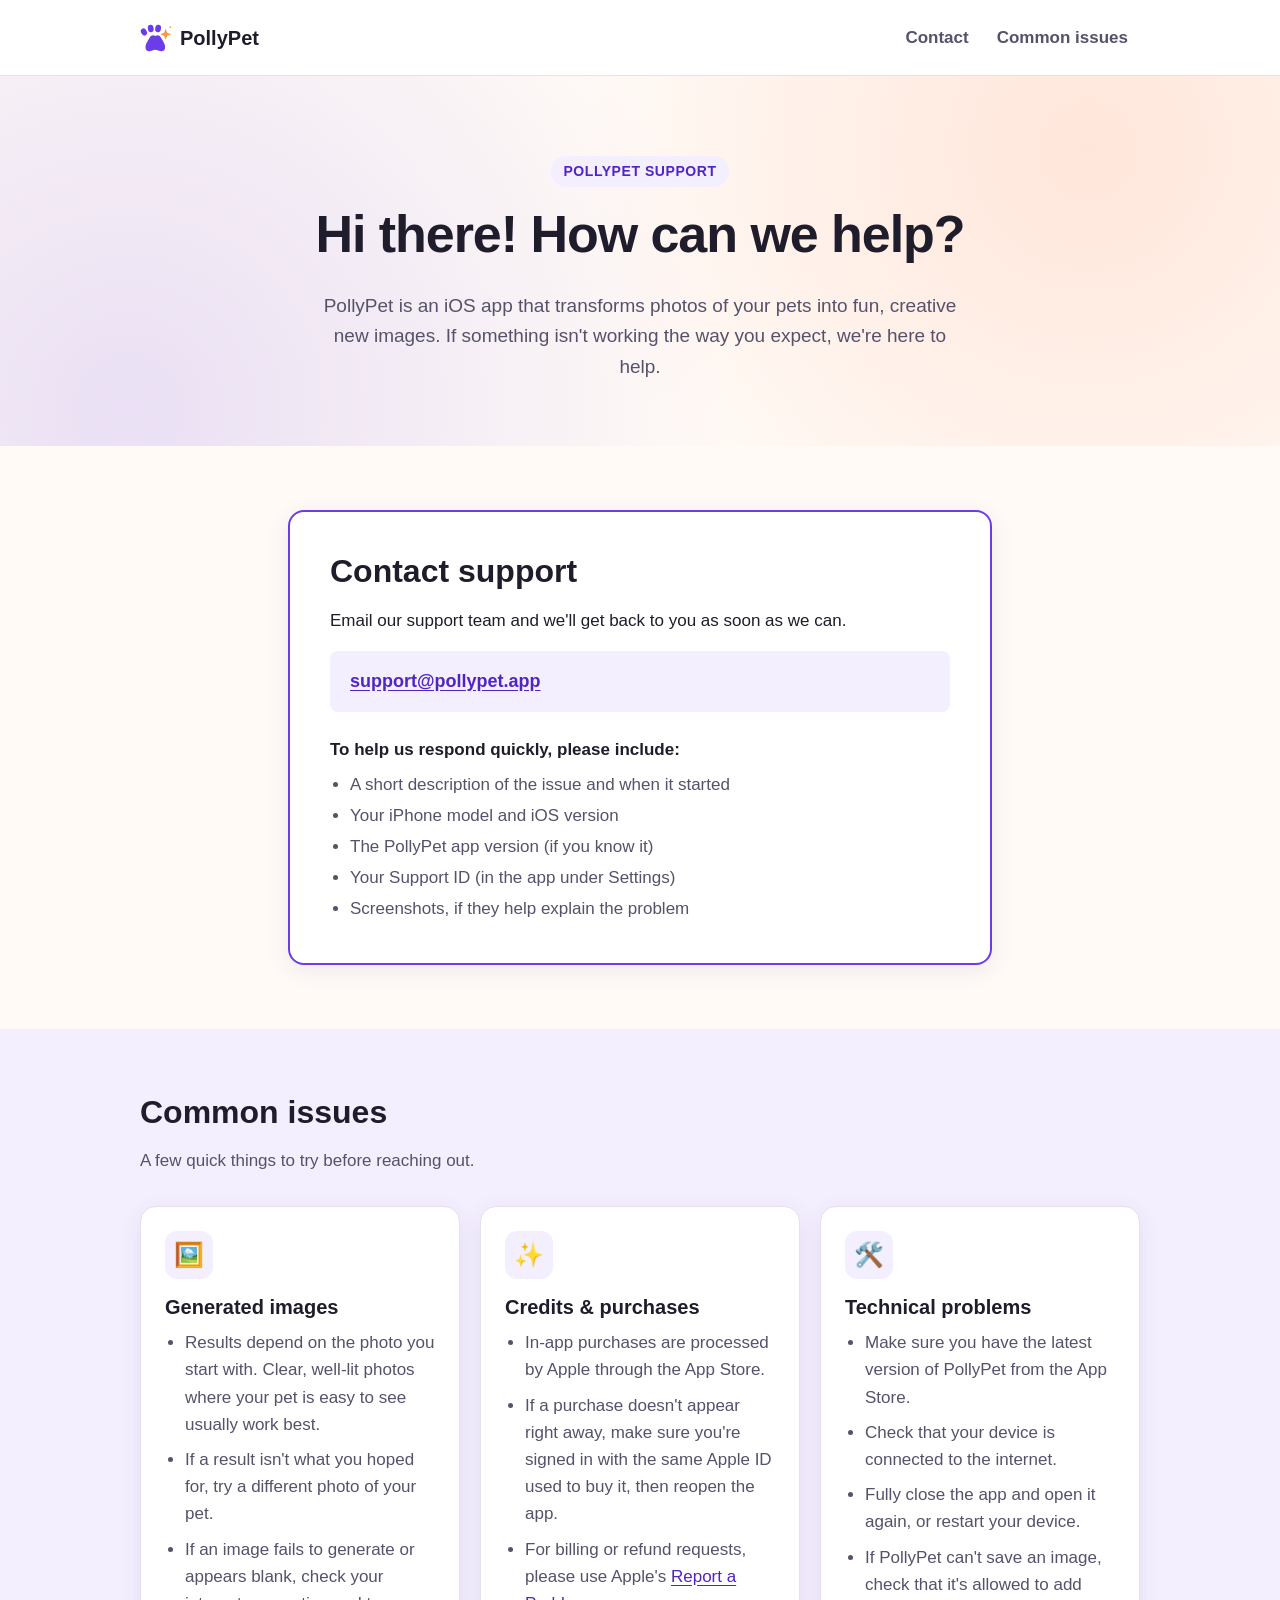
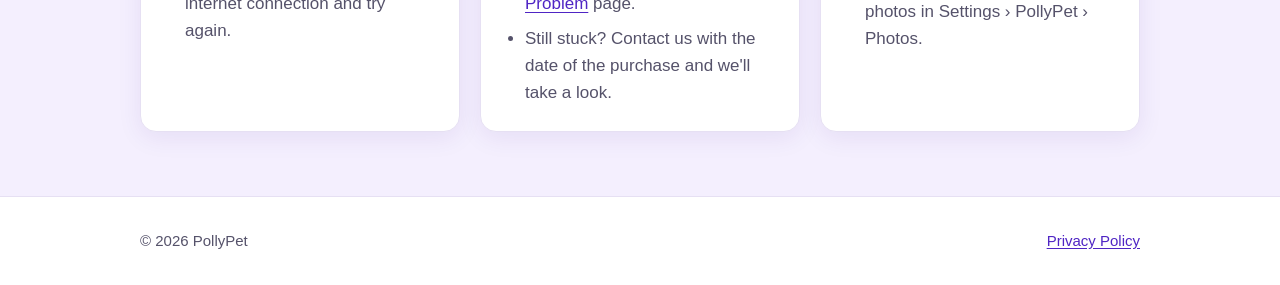
<file: index.html>
<!DOCTYPE html>
<html lang="en">
<head>
  <meta charset="utf-8">
  <meta name="viewport" content="width=device-width, initial-scale=1">
  <title>PollyPet Support</title>
  <meta name="description" content="Get help with PollyPet, the iOS app that turns your pet photos into playful new images. Contact support and find answers to common questions.">
  <meta name="color-scheme" content="light">
  <meta name="theme-color" content="#7c4dff">
  <link rel="icon" href="paw.svg" type="image/svg+xml">
  <link rel="icon" href="favicon-96.png" type="image/png" sizes="96x96">
  <link rel="icon" href="favicon.ico" sizes="32x32">
  <link rel="stylesheet" href="styles.css">
</head>
<body>
  <a class="skip-link" href="#main">Skip to main content</a>

  <header class="site-header">
    <div class="container header-inner">
      <a class="brand" href="index.html" aria-label="PollyPet Support home">
        <img class="brand-mark" src="paw.svg" alt="" width="32" height="32">
        <span class="brand-name">PollyPet</span>
      </a>
      <nav aria-label="Primary">
        <ul class="nav-list">
          <li><a href="#contact">Contact</a></li>
          <li><a href="#help">Common issues</a></li>
        </ul>
      </nav>
    </div>
  </header>

  <main id="main" tabindex="-1">
    <section class="hero" aria-labelledby="hero-title">
      <div class="container">
        <p class="eyebrow">PollyPet Support</p>
        <h1 id="hero-title">Hi there! How can we help?</h1>
        <p class="lead">
          PollyPet is an iOS app that transforms photos of your pets into fun, creative new images.
          If something isn't working the way you expect, we're here to help.
        </p>
      </div>
    </section>

    <section id="contact" class="section" aria-labelledby="contact-title">
      <div class="container">
        <div class="contact-card">
          <h2 id="contact-title">Contact support</h2>
          <p>
            Email our support team and we'll get back to you as soon as we can.
          </p>

          <p class="email-box">
            <a class="email-link" href="mailto:support@pollypet.app">support@pollypet.app</a>
          </p>

          <p class="contact-tip">To help us respond quickly, please include:</p>
          <ul class="checklist">
            <li>A short description of the issue and when it started</li>
            <li>Your iPhone model and iOS version</li> <!-- Change back to "iPhone or iPad model" when iPad support ships. -->
            <li>The PollyPet app version (if you know it)</li>
            <li>Your Support ID (in the app under Settings)</li>
            <li>Screenshots, if they help explain the problem</li>
          </ul>
        </div>
      </div>
    </section>

    <section id="help" class="section section-alt" aria-labelledby="help-title">
      <div class="container">
        <h2 id="help-title">Common issues</h2>
        <p class="section-intro">A few quick things to try before reaching out.</p>

        <div class="cards">
          <article class="card" aria-labelledby="images-title">
            <div class="card-icon" aria-hidden="true">🖼️</div>
            <h3 id="images-title">Generated images</h3>
            <ul>
              <li>Results depend on the photo you start with. Clear, well-lit photos where your pet is easy to see usually work best.</li>
              <li>If a result isn't what you hoped for, try a different photo of your pet.</li>
              <li>If an image fails to generate or appears blank, check your internet connection and try again.</li>
            </ul>
          </article>

          <article class="card" aria-labelledby="credits-title">
            <div class="card-icon" aria-hidden="true">✨</div>
            <h3 id="credits-title">Credits &amp; purchases</h3>
            <ul>
              <li>In-app purchases are processed by Apple through the App Store.</li>
              <li>If a purchase doesn't appear right away, make sure you're signed in with the same Apple ID used to buy it, then reopen the app.</li>
              <li>For billing or refund requests, please use Apple's <a href="https://reportaproblem.apple.com/" rel="noopener">Report a Problem</a> page.</li>
              <li>Still stuck? Contact us with the date of the purchase and we'll take a look.</li>
            </ul>
          </article>

          <article class="card" aria-labelledby="tech-title">
            <div class="card-icon" aria-hidden="true">🛠️</div>
            <h3 id="tech-title">Technical problems</h3>
            <ul>
              <li>Make sure you have the latest version of PollyPet from the App Store.</li>
              <li>Check that your device is connected to the internet.</li>
              <li>Fully close the app and open it again, or restart your device.</li>
              <li>If PollyPet can't save an image, check that it's allowed to add photos in Settings › PollyPet › Photos.</li>
            </ul>
          </article>
        </div>
      </div>
    </section>
  </main>

  <footer class="site-footer">
    <div class="container footer-inner">
      <p>&copy; 2026 PollyPet</p>
      <p><a href="privacy.html">Privacy Policy</a></p>
    </div>
  </footer>
</body>
</html>
</file>
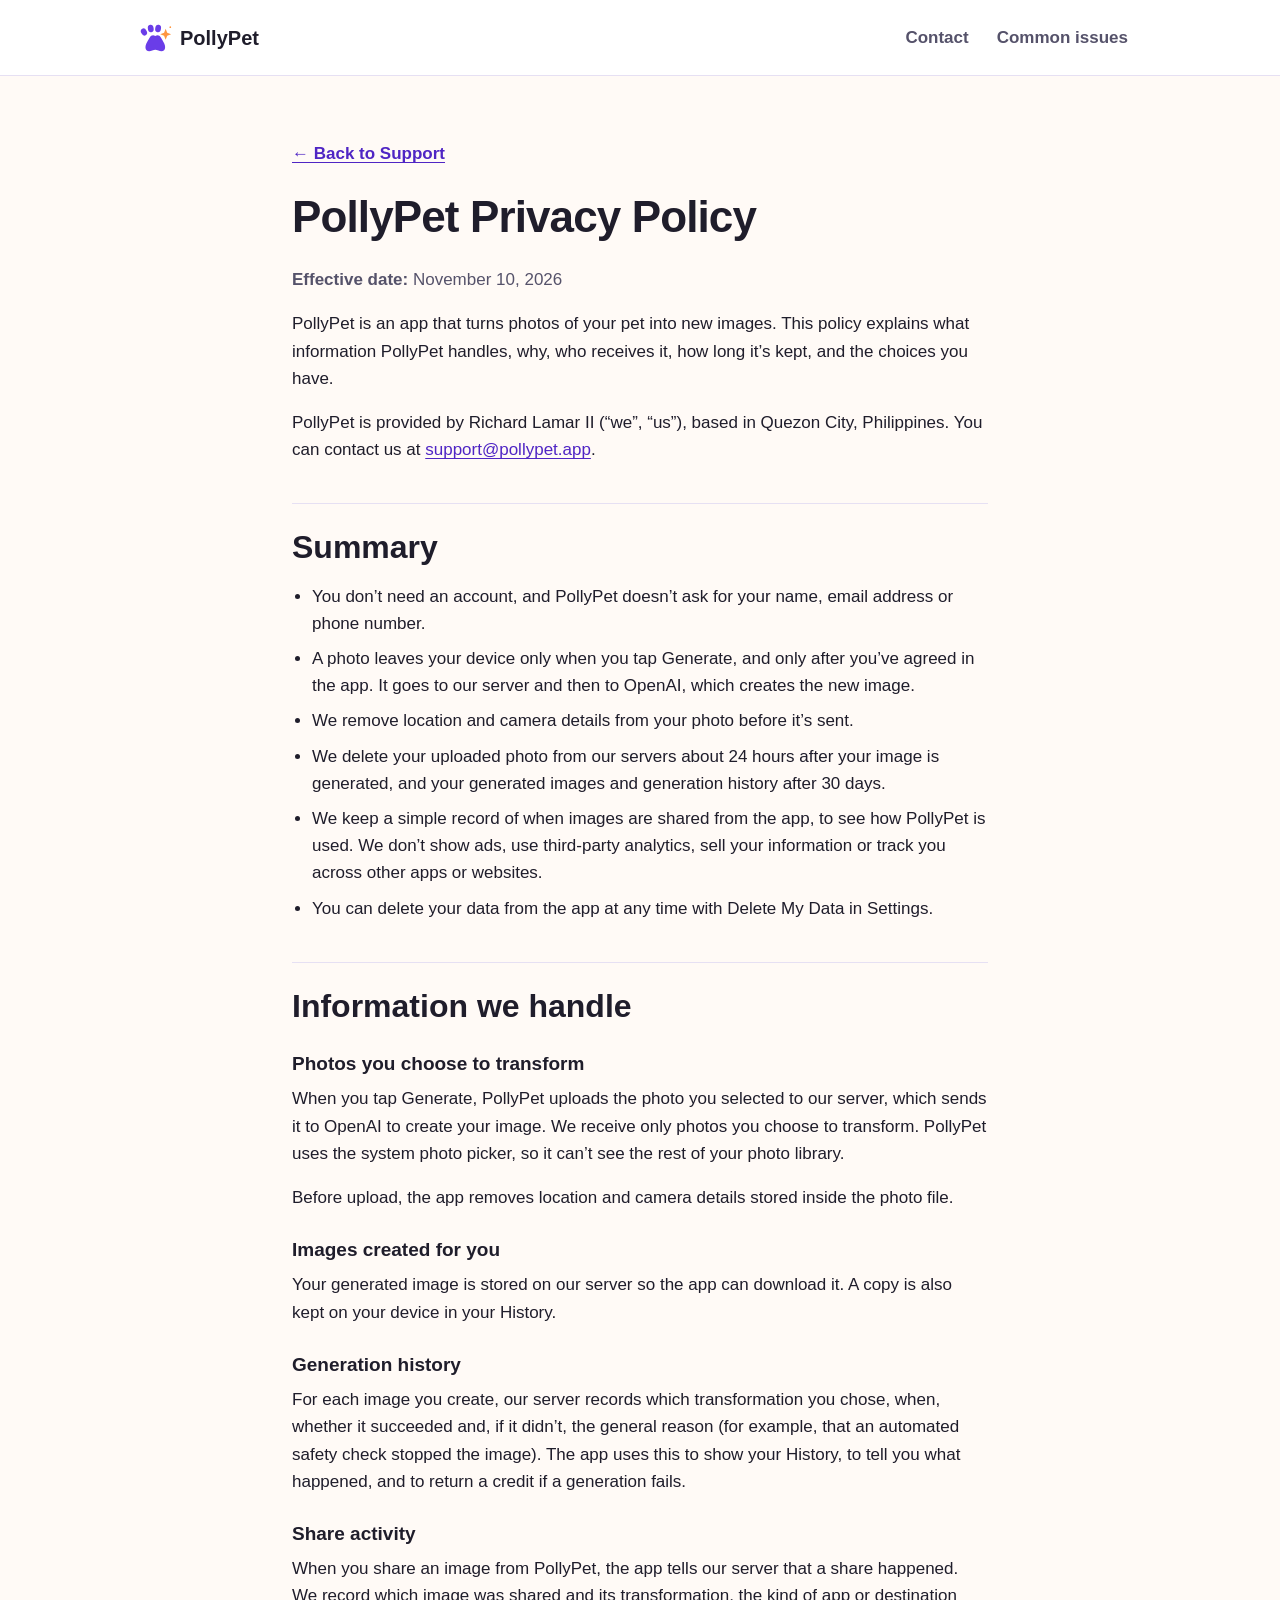
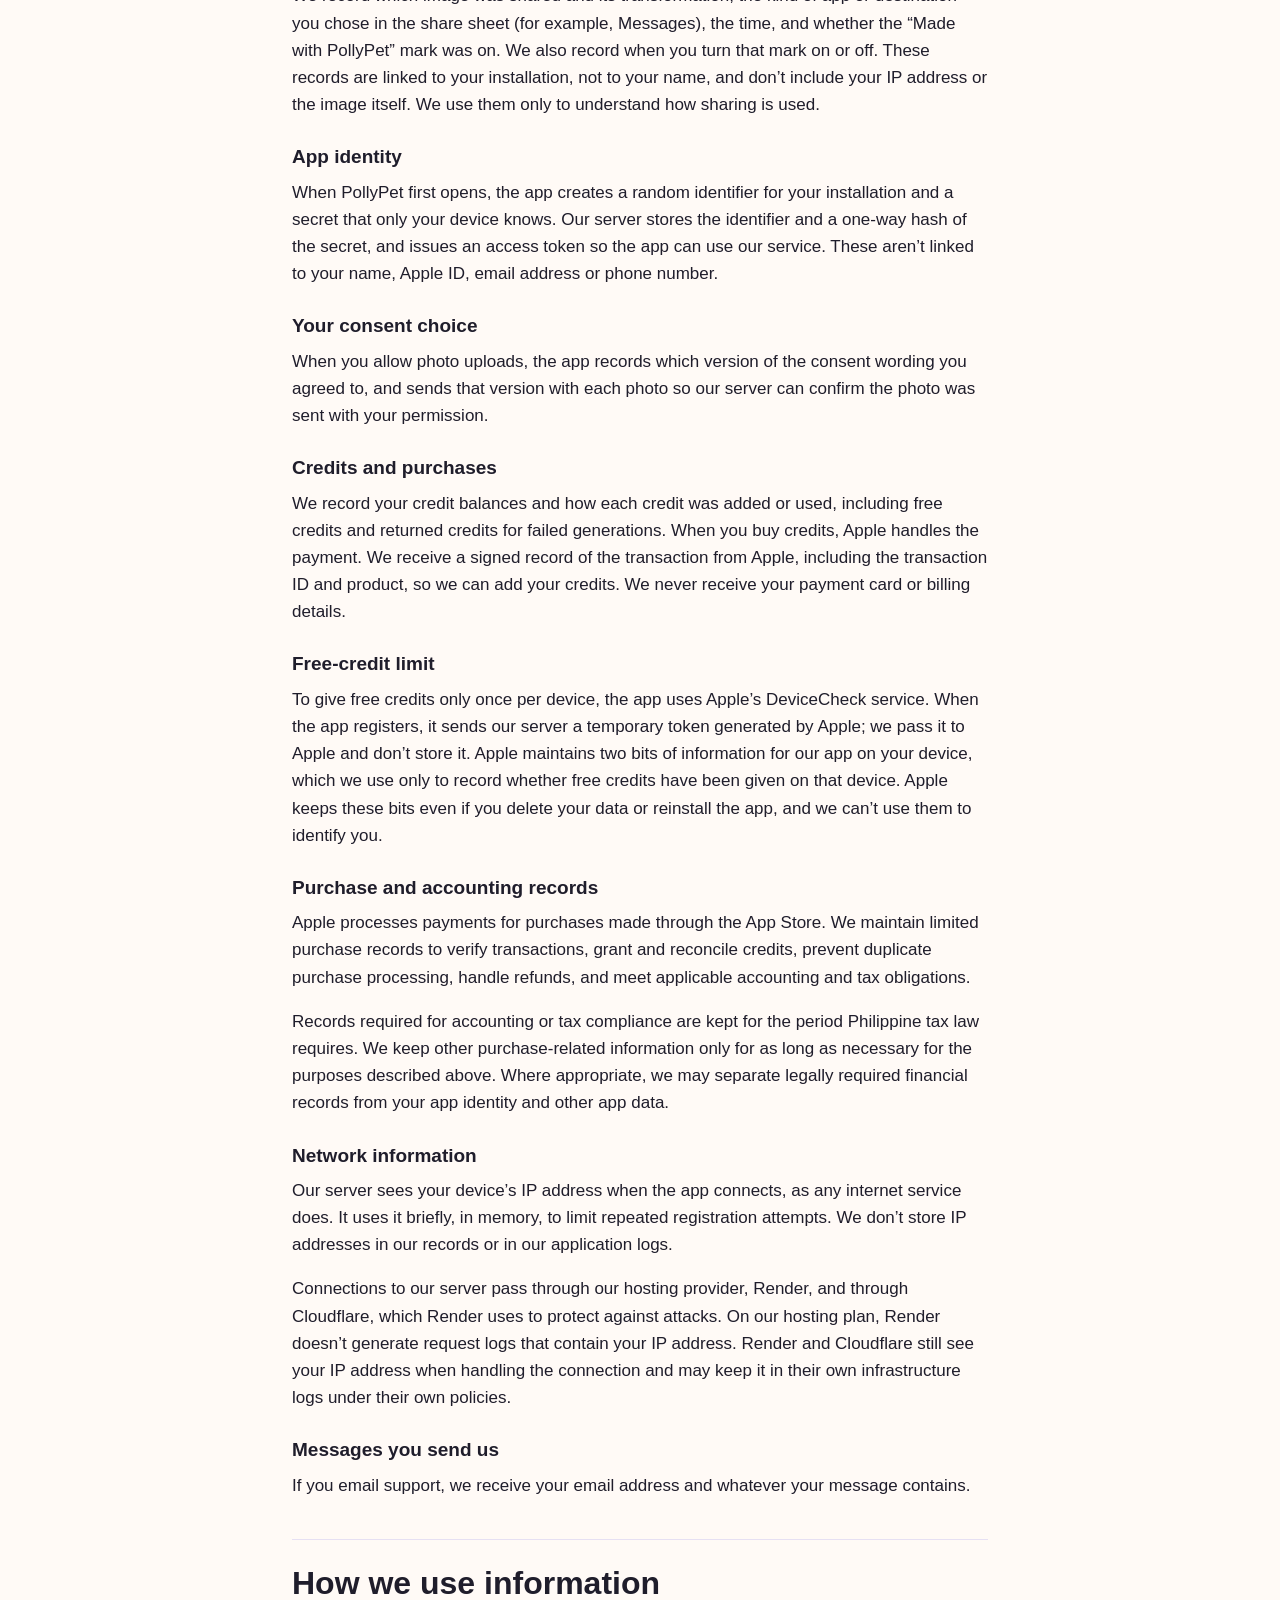
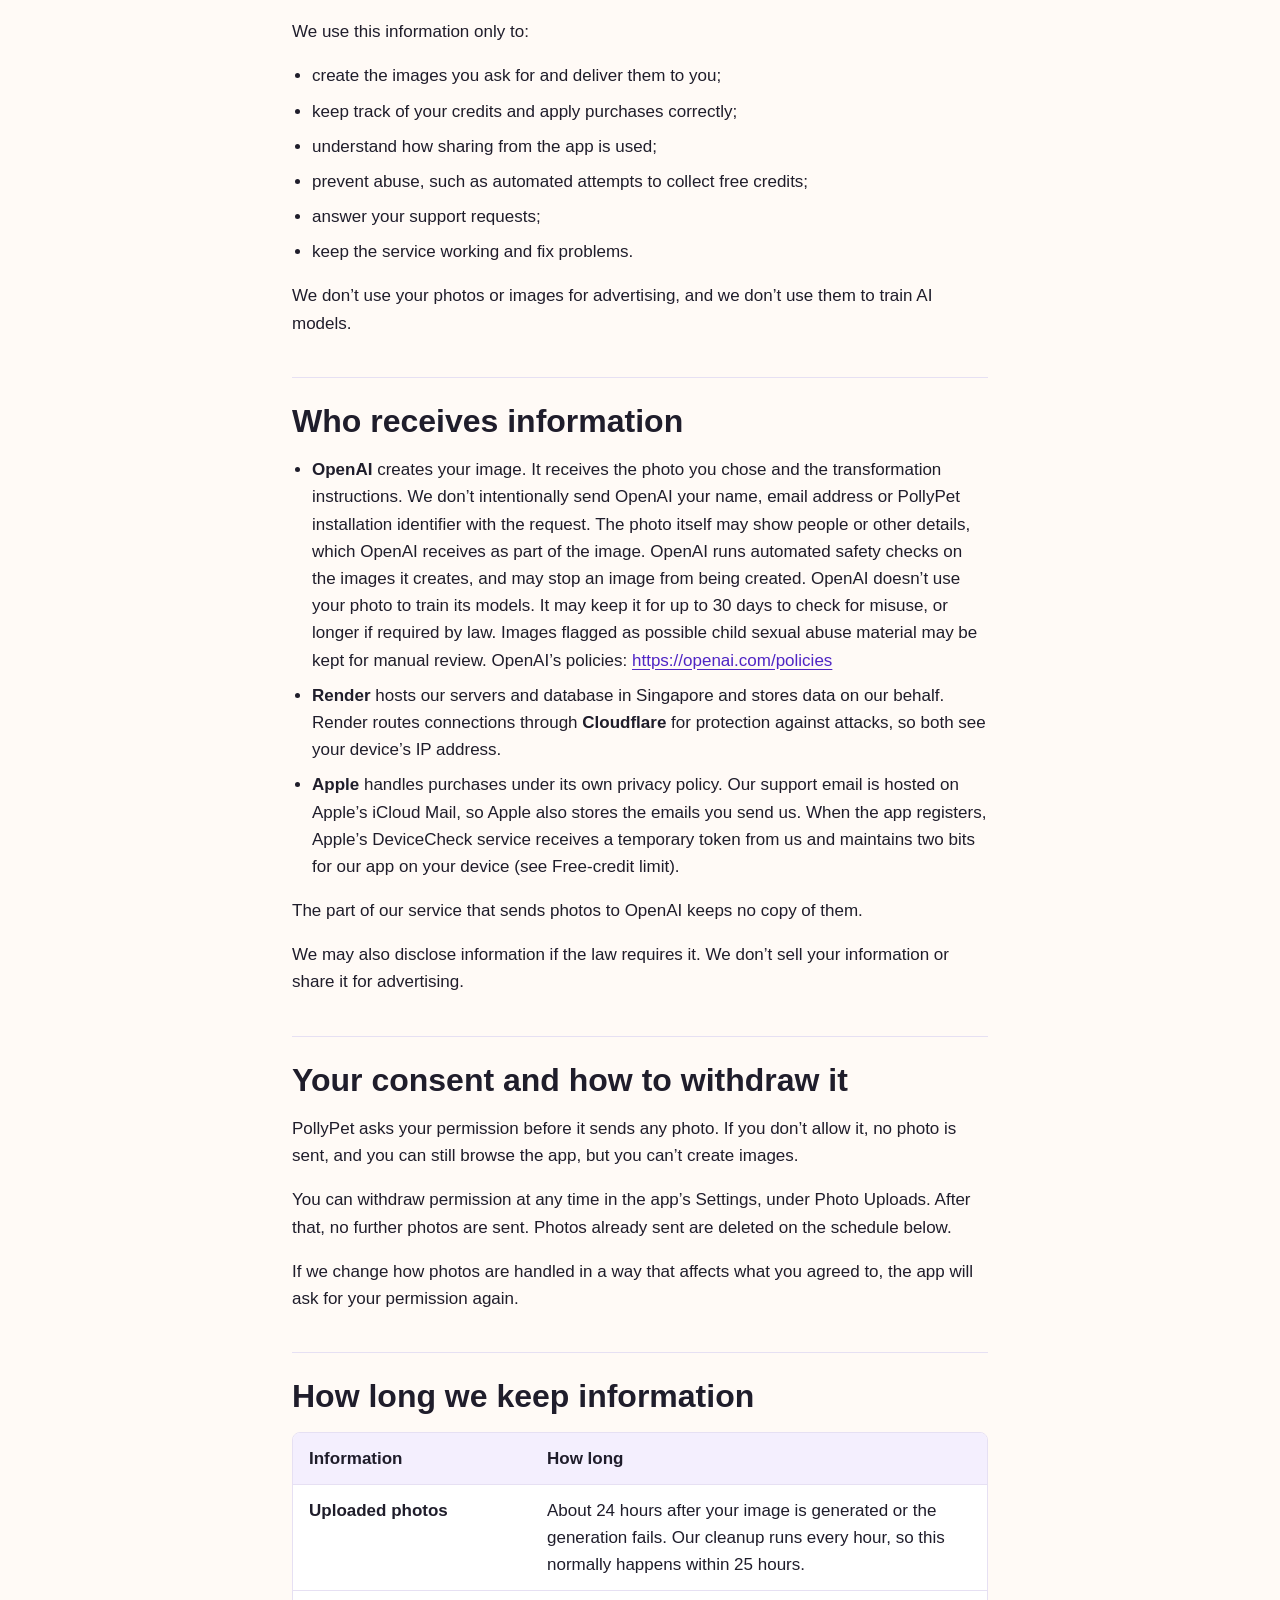
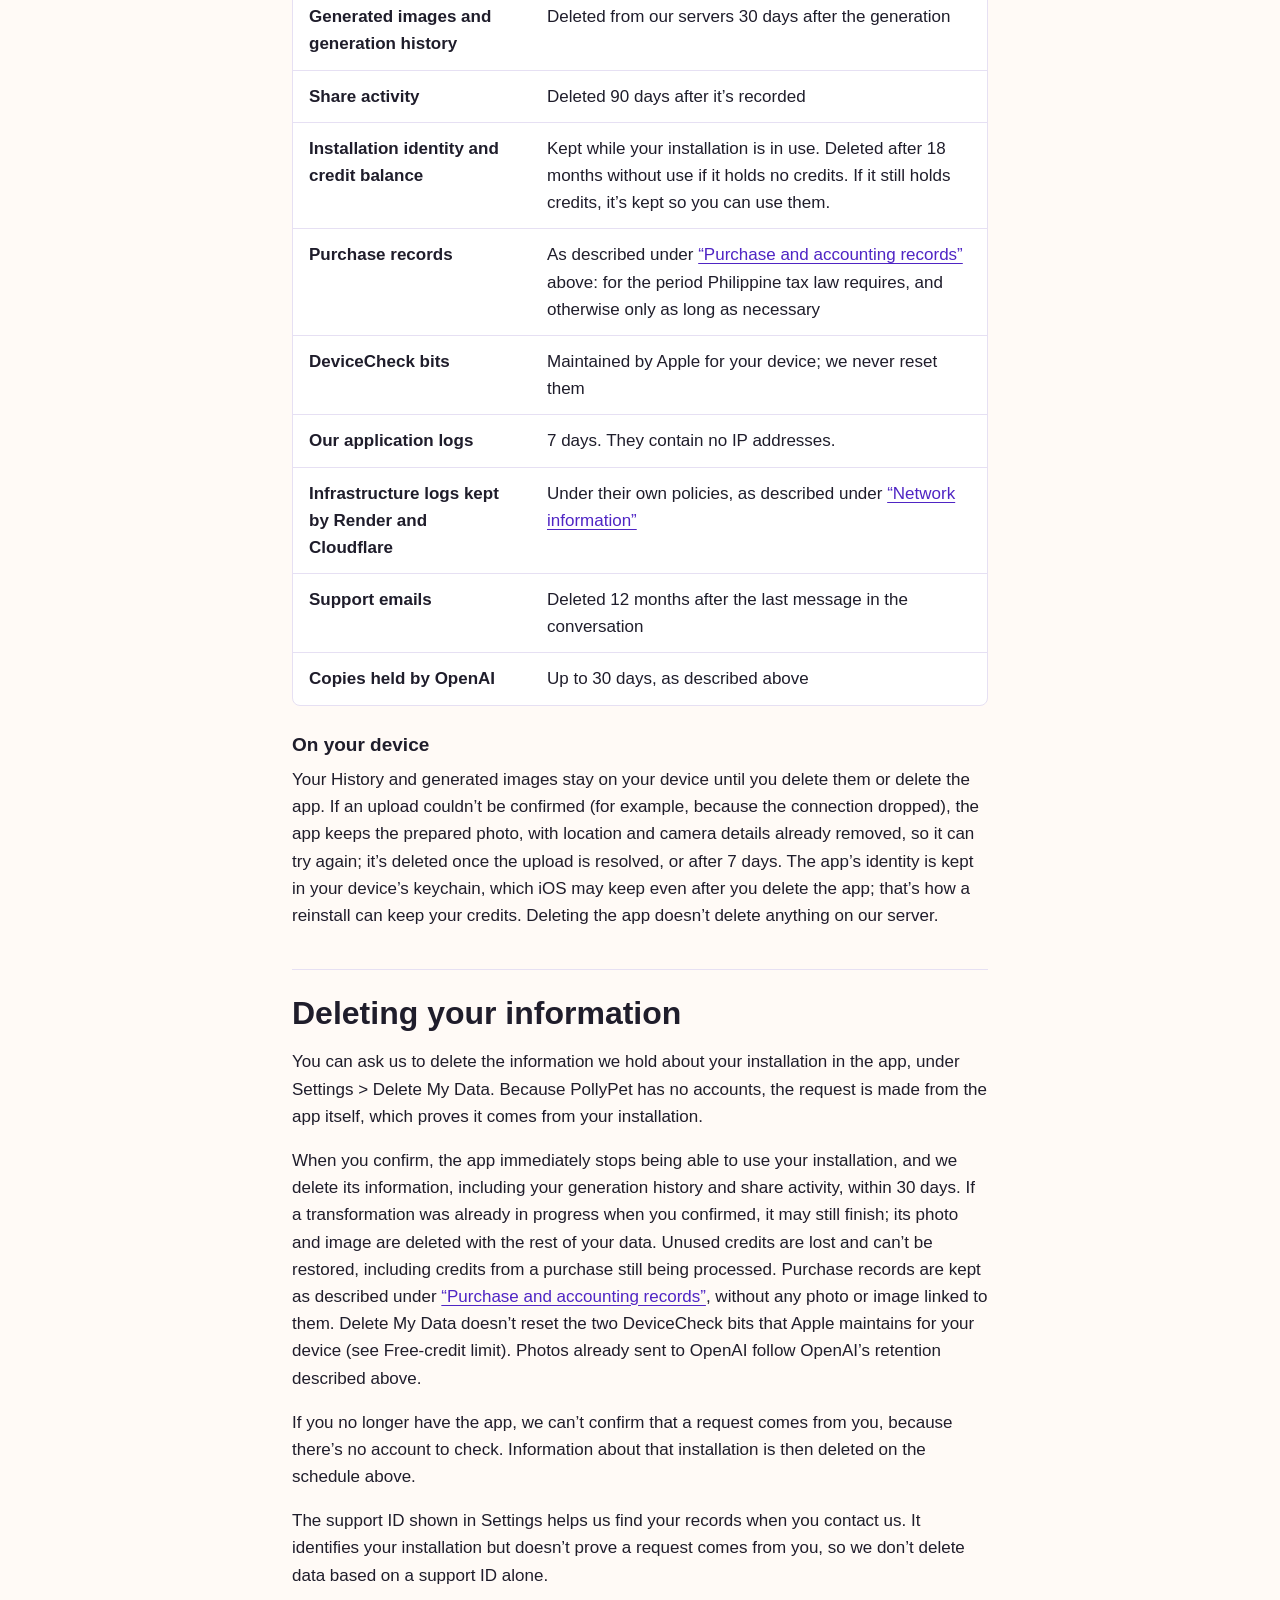
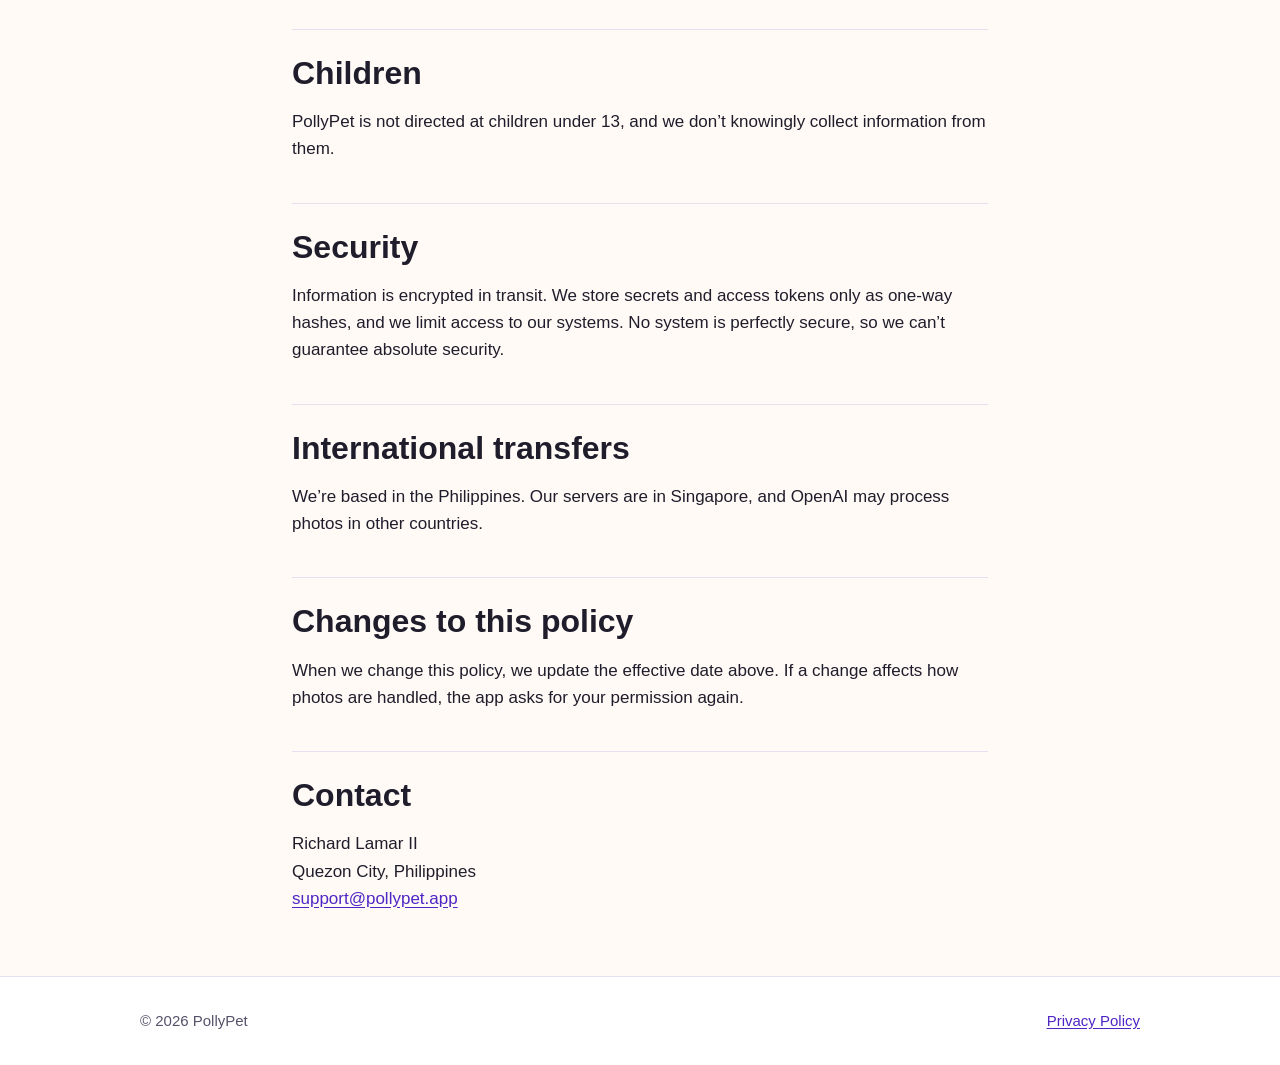
<file: privacy.html>
<!DOCTYPE html>
<html lang="en">
<head>
  <meta charset="utf-8">
  <meta name="viewport" content="width=device-width, initial-scale=1">
  <title>Privacy Policy – PollyPet</title>
  <meta name="description" content="How PollyPet handles your information: what is collected, why, who receives it, how long it is kept, and the choices you have.">
  <meta name="color-scheme" content="light">
  <meta name="theme-color" content="#7c4dff">
  <link rel="icon" href="paw.svg" type="image/svg+xml">
  <link rel="icon" href="favicon-96.png" type="image/png" sizes="96x96">
  <link rel="icon" href="favicon.ico" sizes="32x32">
  <link rel="stylesheet" href="styles.css">
</head>
<body>
  <a class="skip-link" href="#main">Skip to main content</a>

  <header class="site-header">
    <div class="container header-inner">
      <a class="brand" href="index.html" aria-label="PollyPet Support home">
        <img class="brand-mark" src="paw.svg" alt="" width="32" height="32">
        <span class="brand-name">PollyPet</span>
      </a>
      <nav aria-label="Primary">
        <ul class="nav-list">
          <li><a href="index.html#contact">Contact</a></li>
          <li><a href="index.html#help">Common issues</a></li>
        </ul>
      </nav>
    </div>
  </header>

  <main id="main" tabindex="-1">
    <article class="section">
      <div class="container prose">
        <p class="back-link"><a href="index.html">&larr; Back to Support</a></p>

        <h1>PollyPet Privacy Policy</h1>

        <p class="effective-date"><strong>Effective date:</strong> <time datetime="2026-11-10">November 10, 2026</time></p>

        <p>PollyPet is an app that turns photos of your pet into new images. This policy explains what information PollyPet handles, why, who receives it, how long it&rsquo;s kept, and the choices you have.</p>

        <p>PollyPet is provided by Richard Lamar II (&ldquo;we&rdquo;, &ldquo;us&rdquo;), based in Quezon City, Philippines. You can contact us at <a href="mailto:support@pollypet.app">support@pollypet.app</a>.</p>

        <h2>Summary</h2>
        <ul>
          <li>You don&rsquo;t need an account, and PollyPet doesn&rsquo;t ask for your name, email address or phone number.</li>
          <li>A photo leaves your device only when you tap Generate, and only after you&rsquo;ve agreed in the app. It goes to our server and then to OpenAI, which creates the new image.</li>
          <li>We remove location and camera details from your photo before it&rsquo;s sent.</li>
          <li>We delete your uploaded photo from our servers about 24 hours after your image is generated, and your generated images and generation history after 30 days.</li>
          <li>We keep a simple record of when images are shared from the app, to see how PollyPet is used. We don&rsquo;t show ads, use third-party analytics, sell your information or track you across other apps or websites.</li>
          <li>You can delete your data from the app at any time with Delete My Data in Settings.</li>
        </ul>

        <h2>Information we handle</h2>

        <h3>Photos you choose to transform</h3>
        <p>When you tap Generate, PollyPet uploads the photo you selected to our server, which sends it to OpenAI to create your image. We receive only photos you choose to transform. PollyPet uses the system photo picker, so it can&rsquo;t see the rest of your photo library.</p>
        <p>Before upload, the app removes location and camera details stored inside the photo file.</p>

        <h3>Images created for you</h3>
        <p>Your generated image is stored on our server so the app can download it. A copy is also kept on your device in your History.</p>

        <h3>Generation history</h3>
        <p>For each image you create, our server records which transformation you chose, when, whether it succeeded and, if it didn&rsquo;t, the general reason (for example, that an automated safety check stopped the image). The app uses this to show your History, to tell you what happened, and to return a credit if a generation fails.</p>

        <h3>Share activity</h3>
        <p>When you share an image from PollyPet, the app tells our server that a share happened. We record which image was shared and its transformation, the kind of app or destination you chose in the share sheet (for example, Messages), the time, and whether the &ldquo;Made with PollyPet&rdquo; mark was on. We also record when you turn that mark on or off. These records are linked to your installation, not to your name, and don&rsquo;t include your IP address or the image itself. We use them only to understand how sharing is used.</p>

        <h3>App identity</h3>
        <p>When PollyPet first opens, the app creates a random identifier for your installation and a secret that only your device knows. Our server stores the identifier and a one-way hash of the secret, and issues an access token so the app can use our service. These aren&rsquo;t linked to your name, Apple ID, email address or phone number.</p>

        <h3>Your consent choice</h3>
        <p>When you allow photo uploads, the app records which version of the consent wording you agreed to, and sends that version with each photo so our server can confirm the photo was sent with your permission.</p>

        <h3>Credits and purchases</h3>
        <p>We record your credit balances and how each credit was added or used, including free credits and returned credits for failed generations. When you buy credits, Apple handles the payment. We receive a signed record of the transaction from Apple, including the transaction ID and product, so we can add your credits. We never receive your payment card or billing details.</p>

        <h3>Free-credit limit</h3>
        <p>To give free credits only once per device, the app uses Apple&rsquo;s DeviceCheck service. When the app registers, it sends our server a temporary token generated by Apple; we pass it to Apple and don&rsquo;t store it. Apple maintains two bits of information for our app on your device, which we use only to record whether free credits have been given on that device. Apple keeps these bits even if you delete your data or reinstall the app, and we can&rsquo;t use them to identify you.</p>

        <h3 id="purchase-records">Purchase and accounting records</h3>
        <p>Apple processes payments for purchases made through the App Store. We maintain limited purchase records to verify transactions, grant and reconcile credits, prevent duplicate purchase processing, handle refunds, and meet applicable accounting and tax obligations.</p>
        <p>Records required for accounting or tax compliance are kept for the period Philippine tax law requires. We keep other purchase-related information only for as long as necessary for the purposes described above. Where appropriate, we may separate legally required financial records from your app identity and other app data.</p>

        <h3 id="network-information">Network information</h3>
        <p>Our server sees your device&rsquo;s IP address when the app connects, as any internet service does. It uses it briefly, in memory, to limit repeated registration attempts. We don&rsquo;t store IP addresses in our records or in our application logs.</p>
        <p>Connections to our server pass through our hosting provider, Render, and through Cloudflare, which Render uses to protect against attacks. On our hosting plan, Render doesn&rsquo;t generate request logs that contain your IP address. Render and Cloudflare still see your IP address when handling the connection and may keep it in their own infrastructure logs under their own policies.</p>

        <h3>Messages you send us</h3>
        <p>If you email support, we receive your email address and whatever your message contains.</p>

        <h2>How we use information</h2>
        <p>We use this information only to:</p>
        <ul>
          <li>create the images you ask for and deliver them to you;</li>
          <li>keep track of your credits and apply purchases correctly;</li>
          <li>understand how sharing from the app is used;</li>
          <li>prevent abuse, such as automated attempts to collect free credits;</li>
          <li>answer your support requests;</li>
          <li>keep the service working and fix problems.</li>
        </ul>
        <p>We don&rsquo;t use your photos or images for advertising, and we don&rsquo;t use them to train AI models.</p>

        <h2>Who receives information</h2>
        <ul>
          <li><strong>OpenAI</strong> creates your image. It receives the photo you chose and the transformation instructions. We don&rsquo;t intentionally send OpenAI your name, email address or PollyPet installation identifier with the request. The photo itself may show people or other details, which OpenAI receives as part of the image. OpenAI runs automated safety checks on the images it creates, and may stop an image from being created. OpenAI doesn&rsquo;t use your photo to train its models. It may keep it for up to 30 days to check for misuse, or longer if required by law. Images flagged as possible child sexual abuse material may be kept for manual review. OpenAI&rsquo;s policies: <a href="https://openai.com/policies" rel="noopener">https://openai.com/policies</a></li>
          <li><strong>Render</strong> hosts our servers and database in Singapore and stores data on our behalf. Render routes connections through <strong>Cloudflare</strong> for protection against attacks, so both see your device&rsquo;s IP address.</li>
          <li><strong>Apple</strong> handles purchases under its own privacy policy. Our support email is hosted on Apple&rsquo;s iCloud Mail, so Apple also stores the emails you send us. When the app registers, Apple&rsquo;s DeviceCheck service receives a temporary token from us and maintains two bits for our app on your device (see Free-credit limit).</li>
        </ul>
        <p>The part of our service that sends photos to OpenAI keeps no copy of them.</p>
        <p>We may also disclose information if the law requires it. We don&rsquo;t sell your information or share it for advertising.</p>

        <h2>Your consent and how to withdraw it</h2>
        <p>PollyPet asks your permission before it sends any photo. If you don&rsquo;t allow it, no photo is sent, and you can still browse the app, but you can&rsquo;t create images.</p>
        <p>You can withdraw permission at any time in the app&rsquo;s Settings, under Photo Uploads. After that, no further photos are sent. Photos already sent are deleted on the schedule below.</p>
        <p>If we change how photos are handled in a way that affects what you agreed to, the app will ask for your permission again.</p>

        <h2 id="retention-title">How long we keep information</h2>
        <div class="table-wrap" role="region" aria-labelledby="retention-title" tabindex="0">
          <table>
            <thead>
              <tr>
                <th scope="col">Information</th>
                <th scope="col">How long</th>
              </tr>
            </thead>
            <tbody>
              <tr>
                <th scope="row">Uploaded photos</th>
                <td>About 24 hours after your image is generated or the generation fails. Our cleanup runs every hour, so this normally happens within 25 hours.</td>
              </tr>
              <tr>
                <th scope="row">Generated images and generation history</th>
                <td>Deleted from our servers 30 days after the generation</td>
              </tr>
              <tr>
                <th scope="row">Share activity</th>
                <td>Deleted 90 days after it&rsquo;s recorded</td>
              </tr>
              <tr>
                <th scope="row">Installation identity and credit balance</th>
                <td>Kept while your installation is in use. Deleted after 18 months without use if it holds no credits. If it still holds credits, it&rsquo;s kept so you can use them.</td>
              </tr>
              <tr>
                <th scope="row">Purchase records</th>
                <td>As described under <a href="#purchase-records">&ldquo;Purchase and accounting records&rdquo;</a> above: for the period Philippine tax law requires, and otherwise only as long as necessary</td>
              </tr>
              <tr>
                <th scope="row">DeviceCheck bits</th>
                <td>Maintained by Apple for your device; we never reset them</td>
              </tr>
              <tr>
                <th scope="row">Our application logs</th>
                <td>7 days. They contain no IP addresses.</td>
              </tr>
              <tr>
                <th scope="row">Infrastructure logs kept by Render and Cloudflare</th>
                <td>Under their own policies, as described under <a href="#network-information">&ldquo;Network information&rdquo;</a></td>
              </tr>
              <tr>
                <th scope="row">Support emails</th>
                <td>Deleted 12 months after the last message in the conversation</td>
              </tr>
              <tr>
                <th scope="row">Copies held by OpenAI</th>
                <td>Up to 30 days, as described above</td>
              </tr>
            </tbody>
          </table>
        </div>

        <h3>On your device</h3>
        <p>Your History and generated images stay on your device until you delete them or delete the app. If an upload couldn&rsquo;t be confirmed (for example, because the connection dropped), the app keeps the prepared photo, with location and camera details already removed, so it can try again; it&rsquo;s deleted once the upload is resolved, or after 7 days. The app&rsquo;s identity is kept in your device&rsquo;s keychain, which iOS may keep even after you delete the app; that&rsquo;s how a reinstall can keep your credits. Deleting the app doesn&rsquo;t delete anything on our server.</p>

        <h2>Deleting your information</h2>
        <p>You can ask us to delete the information we hold about your installation in the app, under Settings &gt; Delete My Data. Because PollyPet has no accounts, the request is made from the app itself, which proves it comes from your installation.</p>
        <p>When you confirm, the app immediately stops being able to use your installation, and we delete its information, including your generation history and share activity, within 30 days. If a transformation was already in progress when you confirmed, it may still finish; its photo and image are deleted with the rest of your data. Unused credits are lost and can&rsquo;t be restored, including credits from a purchase still being processed. Purchase records are kept as described under <a href="#purchase-records">&ldquo;Purchase and accounting records&rdquo;</a>, without any photo or image linked to them. Delete My Data doesn&rsquo;t reset the two DeviceCheck bits that Apple maintains for your device (see Free-credit limit). Photos already sent to OpenAI follow OpenAI&rsquo;s retention described above.</p>
        <p>If you no longer have the app, we can&rsquo;t confirm that a request comes from you, because there&rsquo;s no account to check. Information about that installation is then deleted on the schedule above.</p>
        <p>The support ID shown in Settings helps us find your records when you contact us. It identifies your installation but doesn&rsquo;t prove a request comes from you, so we don&rsquo;t delete data based on a support ID alone.</p>

        <h2>Children</h2>
        <p>PollyPet is not directed at children under 13, and we don&rsquo;t knowingly collect information from them.</p>

        <h2>Security</h2>
        <p>Information is encrypted in transit. We store secrets and access tokens only as one-way hashes, and we limit access to our systems. No system is perfectly secure, so we can&rsquo;t guarantee absolute security.</p>

        <h2>International transfers</h2>
        <p>We&rsquo;re based in the Philippines. Our servers are in Singapore, and OpenAI may process photos in other countries.</p>

        <h2>Changes to this policy</h2>
        <p>When we change this policy, we update the effective date above. If a change affects how photos are handled, the app asks for your permission again.</p>

        <h2>Contact</h2>
        <address>
          Richard Lamar II<br>
          Quezon City, Philippines<br>
          <a href="mailto:support@pollypet.app">support@pollypet.app</a>
        </address>
      </div>
    </article>
  </main>

  <footer class="site-footer">
    <div class="container footer-inner">
      <p>&copy; 2026 PollyPet</p>
      <p><a href="privacy.html" aria-current="page">Privacy Policy</a></p>
    </div>
  </footer>
</body>
</html>
</file>
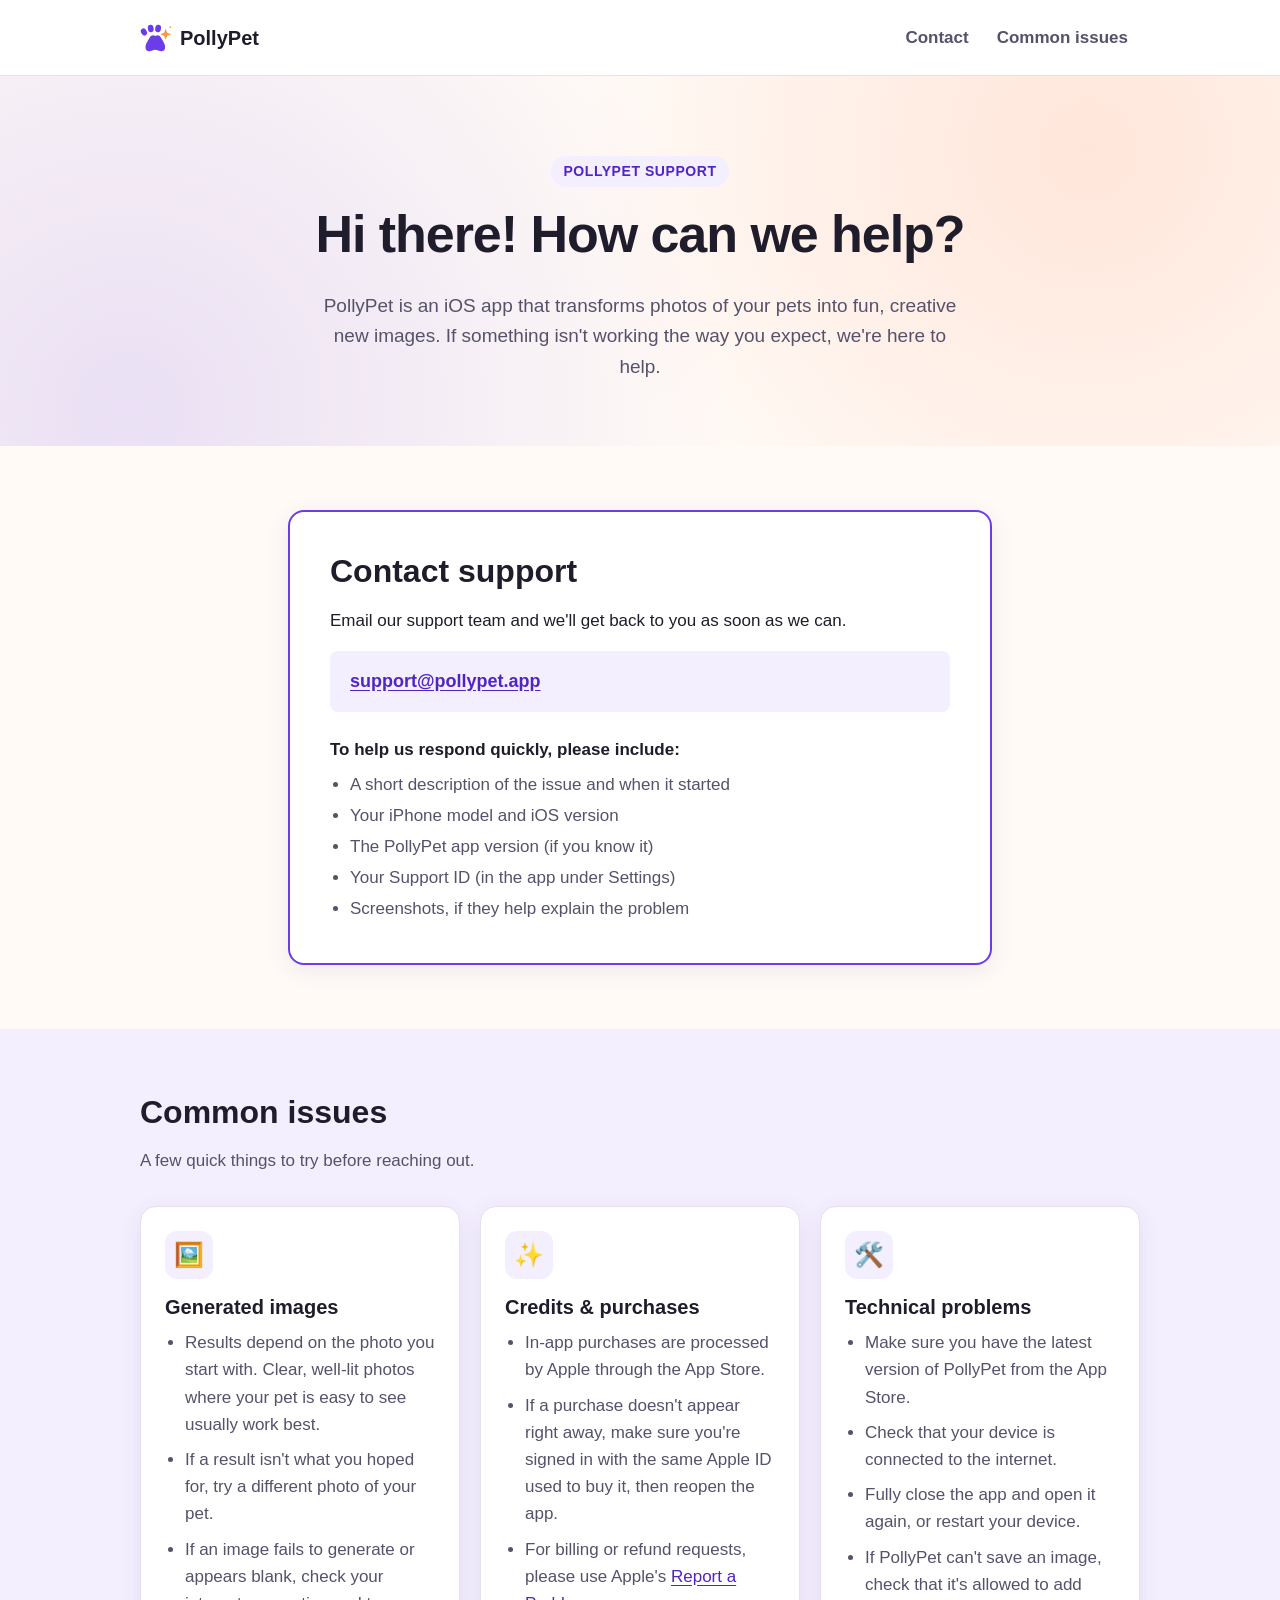
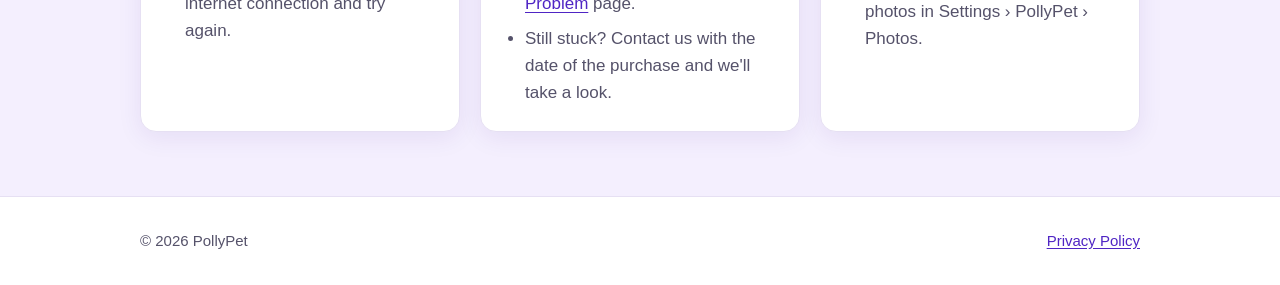
<file: support.html>
<!DOCTYPE html>
<html lang="en">
<head>
  <meta charset="utf-8">
  <meta name="viewport" content="width=device-width, initial-scale=1">
  <title>PollyPet Support</title>
  <meta http-equiv="refresh" content="0; url=/">
  <link rel="canonical" href="https://pollypet.app/">
  <meta name="color-scheme" content="light">
  <meta name="theme-color" content="#7c4dff">
  <link rel="icon" href="paw.svg" type="image/svg+xml">
  <link rel="icon" href="favicon-96.png" type="image/png" sizes="96x96">
  <link rel="icon" href="favicon.ico" sizes="32x32">
  <link rel="stylesheet" href="styles.css">
</head>
<body>
  <main id="main" class="section">
    <div class="container">
      <p>Taking you to PollyPet Support… If nothing happens, <a href="/">go to the support page</a>.</p>
    </div>
  </main>
</body>
</html>
</file>
<file: styles.css>
/* PollyPet support site styles */

:root {
  --color-primary: #6a3de8;
  --color-primary-dark: #4f25c4;
  --color-accent: #ff8a5c;
  --color-text: #1f1d2b;
  --color-muted: #55526a;
  --color-bg: #fffaf6;
  --color-surface: #ffffff;
  --color-surface-alt: #f4effe;
  --color-border: #e6e0f3;
  --color-placeholder-bg: #fff3cd;
  --color-placeholder-text: #6b4a00;
  --color-focus: #1a73e8;

  --radius: 16px;
  --radius-small: 8px;
  --shadow: 0 6px 24px rgba(60, 30, 140, 0.08);
  --max-width: 1040px;

  --font-sans: -apple-system, BlinkMacSystemFont, "SF Pro Text", "Segoe UI",
    Roboto, "Helvetica Neue", Arial, sans-serif;
}

*,
*::before,
*::after {
  box-sizing: border-box;
}

html {
  -webkit-text-size-adjust: 100%;
  text-size-adjust: 100%;
}

@media (prefers-reduced-motion: no-preference) {
  html {
    scroll-behavior: smooth;
  }
}

body {
  margin: 0;
  font-family: var(--font-sans);
  font-size: 1.0625rem;
  line-height: 1.6;
  color: var(--color-text);
  background: var(--color-bg);
}

h1,
h2,
h3 {
  line-height: 1.2;
  margin: 0 0 0.5em;
}

p {
  margin: 0 0 1em;
}

a {
  color: var(--color-primary-dark);
  text-underline-offset: 0.15em;
}

a:hover {
  color: var(--color-primary);
}

/* Visible keyboard focus for all interactive elements */
:focus-visible {
  outline: 3px solid var(--color-focus);
  outline-offset: 3px;
  border-radius: 4px;
}

main:focus {
  outline: none;
}

.container {
  width: 100%;
  max-width: var(--max-width);
  margin: 0 auto;
  padding: 0 1.25rem;
}

/* Skip link */
.skip-link {
  position: absolute;
  left: 1rem;
  top: -100px;
  z-index: 100;
  padding: 0.75rem 1rem;
  background: var(--color-surface);
  color: var(--color-primary-dark);
  font-weight: 600;
  border-radius: var(--radius-small);
  box-shadow: var(--shadow);
}

.skip-link:focus {
  top: 1rem;
}

/* Header */
.site-header {
  background: var(--color-surface);
  border-bottom: 1px solid var(--color-border);
}

.header-inner {
  display: flex;
  flex-wrap: wrap;
  align-items: center;
  justify-content: space-between;
  gap: 0.75rem;
  padding-top: 1rem;
  padding-bottom: 1rem;
}

.brand {
  display: inline-flex;
  align-items: center;
  gap: 0.5rem;
  color: var(--color-text);
  text-decoration: none;
  font-weight: 700;
  font-size: 1.25rem;
}

.brand-mark {
  display: block;
  width: 2rem;
  height: 2rem;
}

.nav-list {
  display: flex;
  gap: 0.25rem;
  margin: 0;
  padding: 0;
  list-style: none;
}

.nav-list a {
  display: inline-block;
  padding: 0.5rem 0.75rem;
  color: var(--color-muted);
  font-weight: 600;
  text-decoration: none;
  border-radius: var(--radius-small);
}

.nav-list a:hover {
  color: var(--color-primary-dark);
  background: var(--color-surface-alt);
}

/* Hero */
.hero {
  padding: 3.5rem 0 3rem;
  background:
    radial-gradient(circle at 85% 20%, rgba(255, 138, 92, 0.18), transparent 45%),
    radial-gradient(circle at 10% 90%, rgba(106, 61, 232, 0.14), transparent 50%),
    var(--color-bg);
  text-align: center;
}

.eyebrow {
  display: inline-block;
  margin-bottom: 1rem;
  padding: 0.25rem 0.75rem;
  font-size: 0.875rem;
  font-weight: 700;
  letter-spacing: 0.04em;
  text-transform: uppercase;
  color: var(--color-primary-dark);
  background: var(--color-surface-alt);
  border-radius: 999px;
}

.hero h1 {
  font-size: clamp(2rem, 5vw + 1rem, 3.25rem);
  letter-spacing: -0.02em;
}

.lead {
  max-width: 40rem;
  margin: 0 auto;
  font-size: 1.1875rem;
  color: var(--color-muted);
}

/* Sections */
.section {
  padding: 3rem 0;
}

.section-alt {
  background: var(--color-surface-alt);
}

.section h2 {
  font-size: clamp(1.5rem, 2vw + 1rem, 2rem);
}

.section-intro {
  color: var(--color-muted);
  margin-bottom: 2rem;
}

/* Contact card */
.contact-card {
  max-width: 44rem;
  margin: 0 auto;
  padding: 2rem 1.5rem;
  background: var(--color-surface);
  border: 2px solid var(--color-primary);
  border-radius: var(--radius);
  box-shadow: var(--shadow);
}

.email-box {
  padding: 1rem 1.25rem;
  font-size: 1.125rem;
  font-weight: 600;
  background: var(--color-surface-alt);
  border-radius: var(--radius-small);
}

.email-link {
  color: var(--color-primary-dark);
  overflow-wrap: anywhere;
}

/* Unresolved items in draft content: [PLACEHOLDER] and [VERIFY: ...] */
.draft-placeholder,
.draft-note {
  padding: 0 0.25em;
  color: var(--color-placeholder-text);
  background: var(--color-placeholder-bg);
  border: 1px dashed var(--color-placeholder-text);
  border-radius: 4px;
  -webkit-box-decoration-break: clone;
  box-decoration-break: clone;
}

.draft-placeholder {
  font-weight: 700;
}

.draft-note {
  font-style: italic;
}

.contact-tip {
  margin-top: 1.5rem;
  margin-bottom: 0.5rem;
  font-weight: 600;
}

.checklist {
  margin: 0;
  padding-left: 1.25rem;
  color: var(--color-muted);
}

.checklist li + li {
  margin-top: 0.25rem;
}

/* Help cards */
.cards {
  display: grid;
  grid-template-columns: 1fr;
  gap: 1.25rem;
}

.card {
  padding: 1.5rem;
  background: var(--color-surface);
  border: 1px solid var(--color-border);
  border-radius: var(--radius);
  box-shadow: var(--shadow);
}

.card-icon {
  display: grid;
  place-items: center;
  width: 3rem;
  height: 3rem;
  margin-bottom: 1rem;
  font-size: 1.5rem;
  background: var(--color-surface-alt);
  border-radius: 12px;
}

.card h3 {
  font-size: 1.25rem;
}

.card ul {
  margin: 0;
  padding-left: 1.25rem;
  color: var(--color-muted);
}

.card li + li {
  margin-top: 0.5rem;
}

/* Long-form text pages (privacy policy) */
.prose {
  max-width: 46rem;
}

.prose h1 {
  font-size: clamp(2rem, 4vw + 1rem, 2.75rem);
  letter-spacing: -0.02em;
}

.prose h2 {
  margin-top: 2.5rem;
  padding-top: 1.5rem;
  border-top: 1px solid var(--color-border);
}

.prose h3 {
  margin-top: 1.75rem;
  font-size: 1.1875rem;
}

.prose ul {
  padding-left: 1.25rem;
  margin: 0 0 1em;
}

.prose li + li {
  margin-top: 0.5rem;
}

.prose a {
  overflow-wrap: anywhere;
}

.back-link {
  margin-bottom: 1.5rem;
  font-weight: 600;
}

.effective-date {
  color: var(--color-muted);
}

.prose address {
  font-style: normal;
}

.table-wrap {
  margin: 0 0 1.5rem;
  overflow-x: auto;
  background: var(--color-surface);
  border: 1px solid var(--color-border);
  border-radius: var(--radius-small);
}

.table-wrap table {
  width: 100%;
  min-width: 16rem;
  border-collapse: collapse;
}

.table-wrap th,
.table-wrap td {
  padding: 0.75rem 1rem;
  text-align: left;
  vertical-align: top;
  border-bottom: 1px solid var(--color-border);
}

.table-wrap thead th {
  background: var(--color-surface-alt);
}

.table-wrap tbody tr:last-child > * {
  border-bottom: 0;
}

.table-wrap tbody th {
  font-weight: 600;
}

/* Footer */
.site-footer {
  padding: 2rem 0;
  font-size: 0.9375rem;
  color: var(--color-muted);
  background: var(--color-surface);
  border-top: 1px solid var(--color-border);
}

.footer-inner {
  display: flex;
  flex-wrap: wrap;
  align-items: center;
  justify-content: space-between;
  gap: 0.5rem 1.5rem;
}

.footer-inner p {
  margin: 0;
}

/* Larger screens */
@media (min-width: 720px) {
  .hero {
    padding: 5rem 0 4rem;
  }

  .section {
    padding: 4rem 0;
  }

  .contact-card {
    padding: 2.5rem;
  }

  .cards {
    grid-template-columns: repeat(3, 1fr);
  }
}

/* Windows High Contrast / forced colors */
@media (forced-colors: active) {
  .draft-placeholder,
  .draft-note {
    border-color: CanvasText;
  }
}
</file>
